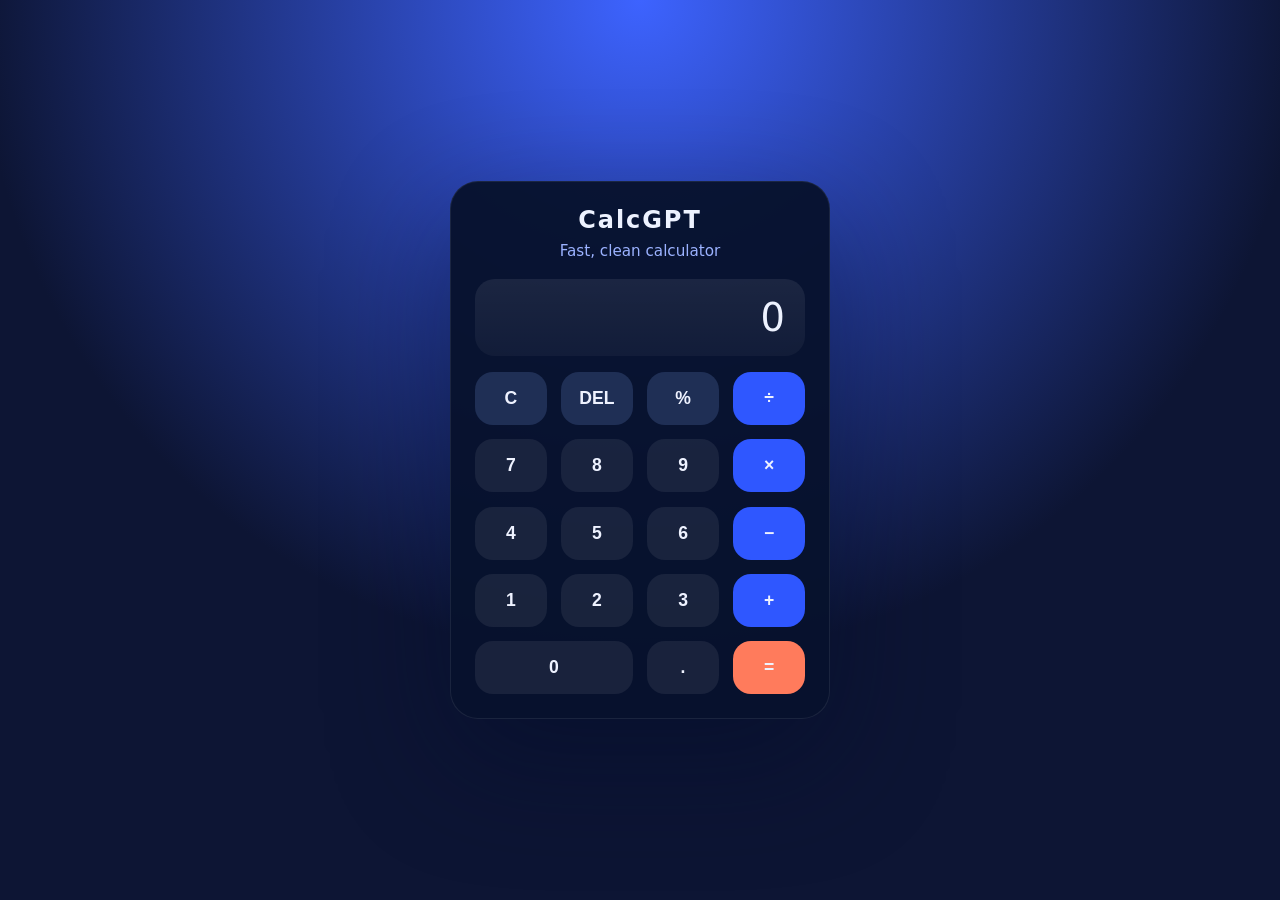
<file: index.html>
﻿<!DOCTYPE html>
<html lang="en">
<head>
  <meta charset="UTF-8" />
  <meta name="viewport" content="width=device-width, initial-scale=1.0" />
  <title>CalcGPT</title>
  <link rel="stylesheet" href="style.css" />
</head>
<body>
  <div class="calculator">
    <header class="calculator__header">
      <h1>CalcGPT</h1>
      <p>Fast, clean calculator</p>
    </header>

    <div class="display" id="display">0</div>

    <div class="keypad">
      <button class="key key--action" data-action="clear">C</button>
      <button class="key key--action" data-action="delete">DEL</button>
      <button class="key key--action" data-action="percent">%</button>
      <button class="key key--operator" data-value="/">÷</button>

      <button class="key" data-value="7">7</button>
      <button class="key" data-value="8">8</button>
      <button class="key" data-value="9">9</button>
      <button class="key key--operator" data-value="*">×</button>

      <button class="key" data-value="4">4</button>
      <button class="key" data-value="5">5</button>
      <button class="key" data-value="6">6</button>
      <button class="key key--operator" data-value="-">−</button>

      <button class="key" data-value="1">1</button>
      <button class="key" data-value="2">2</button>
      <button class="key" data-value="3">3</button>
      <button class="key key--operator" data-value="+">+</button>

      <button class="key key--wide" data-value="0">0</button>
      <button class="key" data-value=".">.</button>
      <button class="key key--equals" data-action="calculate">=</button>
    </div>
  </div>

  <script src="script.js"></script>
</body>
</html>
</file>
<file: style.css>
﻿:root {
  color-scheme: dark;
  font-family: Inter, system-ui, -apple-system, BlinkMacSystemFont, "Segoe UI", sans-serif;
  background: radial-gradient(circle at top, #3d63ff 0%, #0d1534 60%);
  color: #edf2ff;
}

* {
  box-sizing: border-box;
}

body {
  min-height: 100vh;
  margin: 0;
  display: grid;
  place-items: center;
  padding: 1.5rem;
}

.calculator {
  width: min(380px, 100%);
  background: rgba(8, 18, 45, 0.96);
  border: 1px solid rgba(255, 255, 255, 0.08);
  border-radius: 28px;
  box-shadow: 0 40px 120px rgba(3, 11, 40, 0.45);
  padding: 1.5rem;
}

.calculator__header {
  text-align: center;
  margin-bottom: 1.2rem;
}

.calculator__header h1 {
  margin: 0;
  font-size: 1.5rem;
  letter-spacing: 0.08em;
}

.calculator__header p {
  margin: 0.5rem 0 0;
  color: #9bb2ff;
  font-size: 0.95rem;
}

.display {
  min-height: 4.5rem;
  padding: 1rem 1.2rem;
  border-radius: 20px;
  background: linear-gradient(180deg, rgba(255,255,255,0.08), rgba(255,255,255,0.04));
  text-align: right;
  font-size: clamp(2rem, 3vw, 3rem);
  letter-spacing: 0.02em;
  margin-bottom: 1rem;
  overflow-x: auto;
}

.keypad {
  display: grid;
  grid-template-columns: repeat(4, minmax(64px, 1fr));
  gap: 0.9rem;
}

.key {
  border: none;
  border-radius: 18px;
  padding: 1rem;
  font-size: 1.1rem;
  font-weight: 600;
  color: #eef2ff;
  background: rgba(255, 255, 255, 0.07);
  transition: transform 0.16s ease, background 0.16s ease;
  cursor: pointer;
}

.key:hover,
.key:focus {
  background: rgba(255, 255, 255, 0.14);
  transform: translateY(-1px);
}

.key--operator {
  background: #2f57ff;
}

.key--operator:hover,
.key--operator:focus {
  background: #4369ff;
}

.key--action {
  background: #1f2f55;
}

.key--wide {
  grid-column: span 2;
}

.key--equals {
  background: #ff7b5c;
}

.key--equals:hover,
.key--equals:focus {
  background: #ff8c73;
}
</file>
